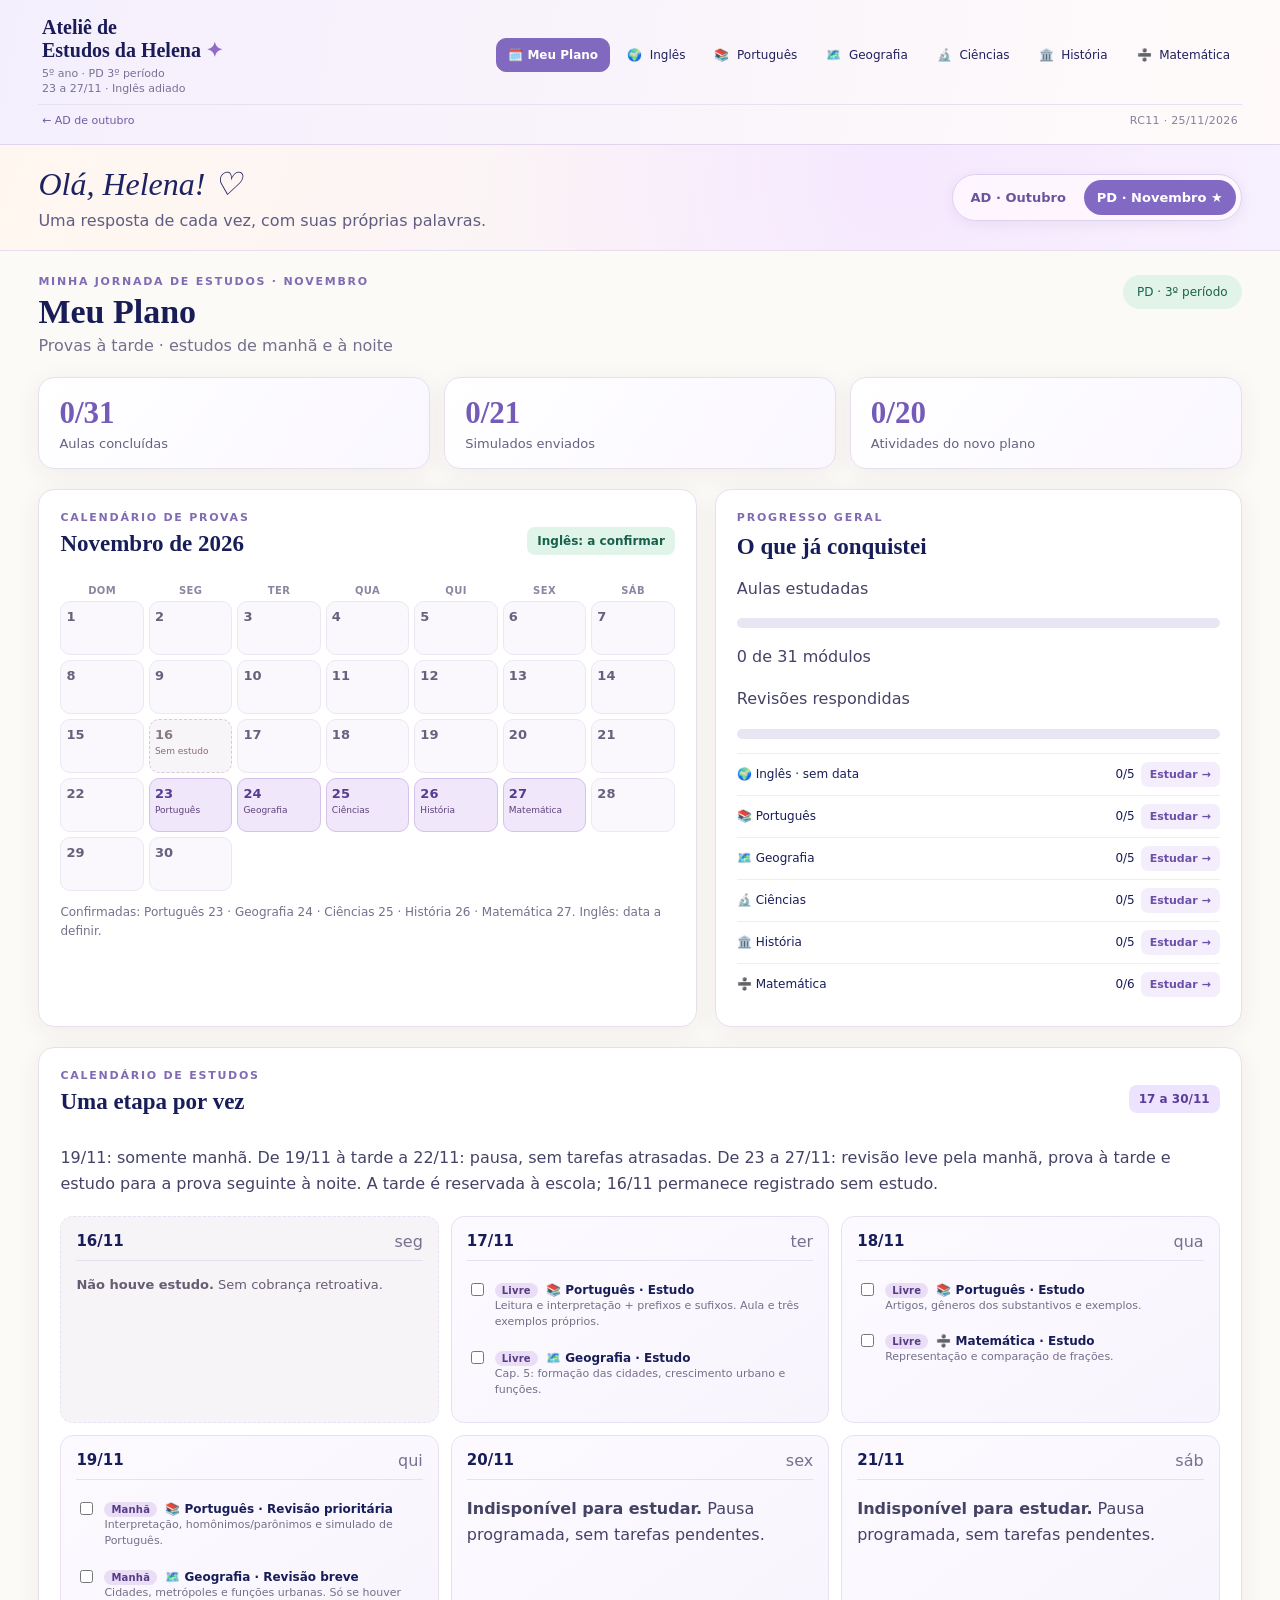
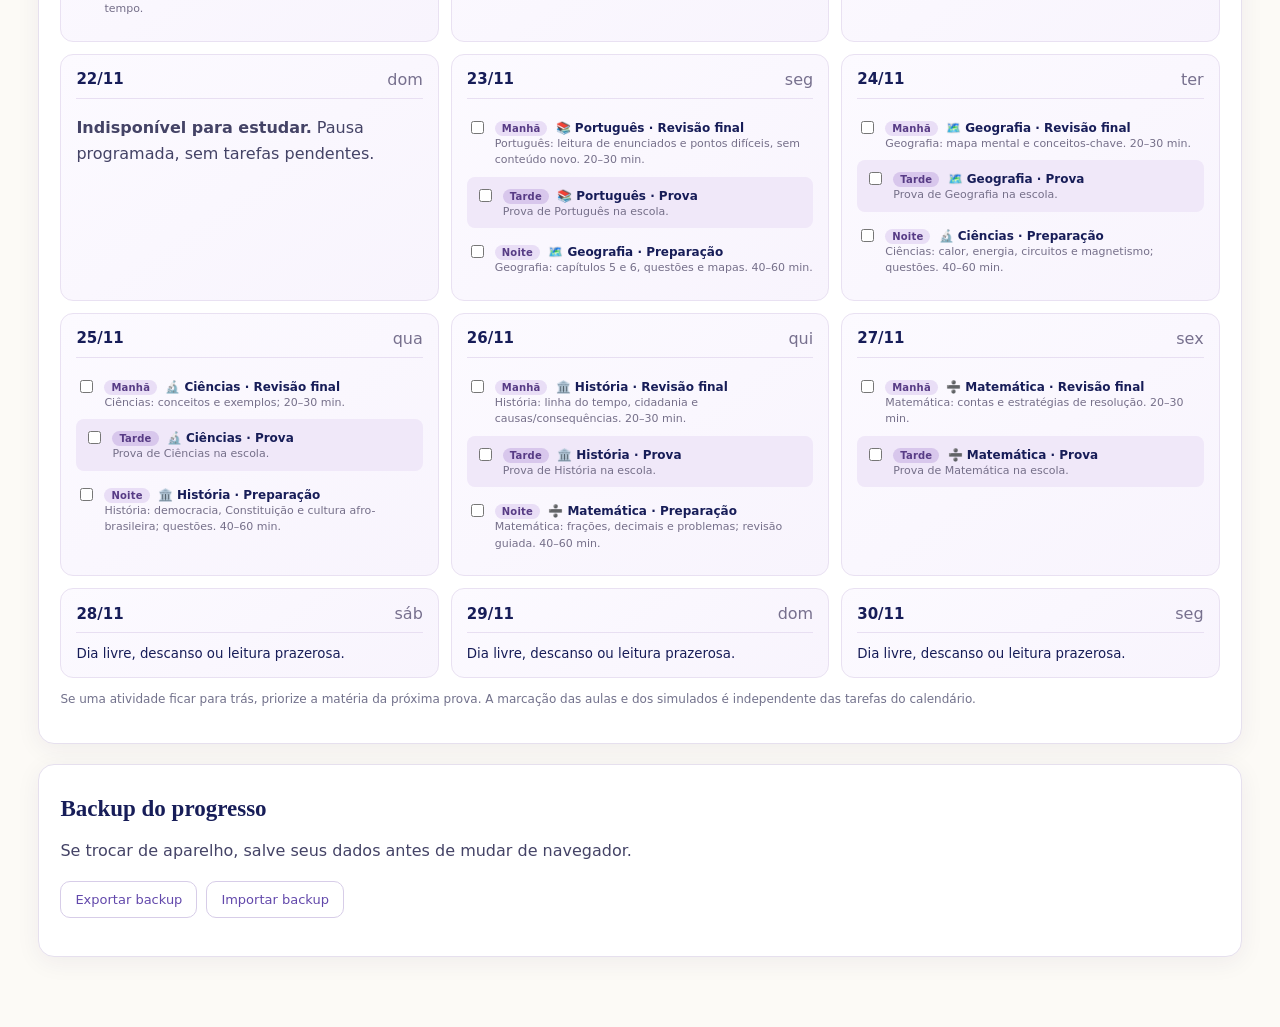
<file: index.html>
<!doctype html><html lang="pt-BR"><head><meta charset="utf-8"><meta name="viewport" content="width=device-width, initial-scale=1"><title>Ateliê de Estudos da Helena · PD atual</title><meta http-equiv="refresh" content="0; url=pd/index.html"><script>location.replace('pd/index.html'+location.search+location.hash)</script></head><body><p>Abrindo a prova atual… <a href="pd/index.html">Entrar na PD</a></p></body></html>
</file>
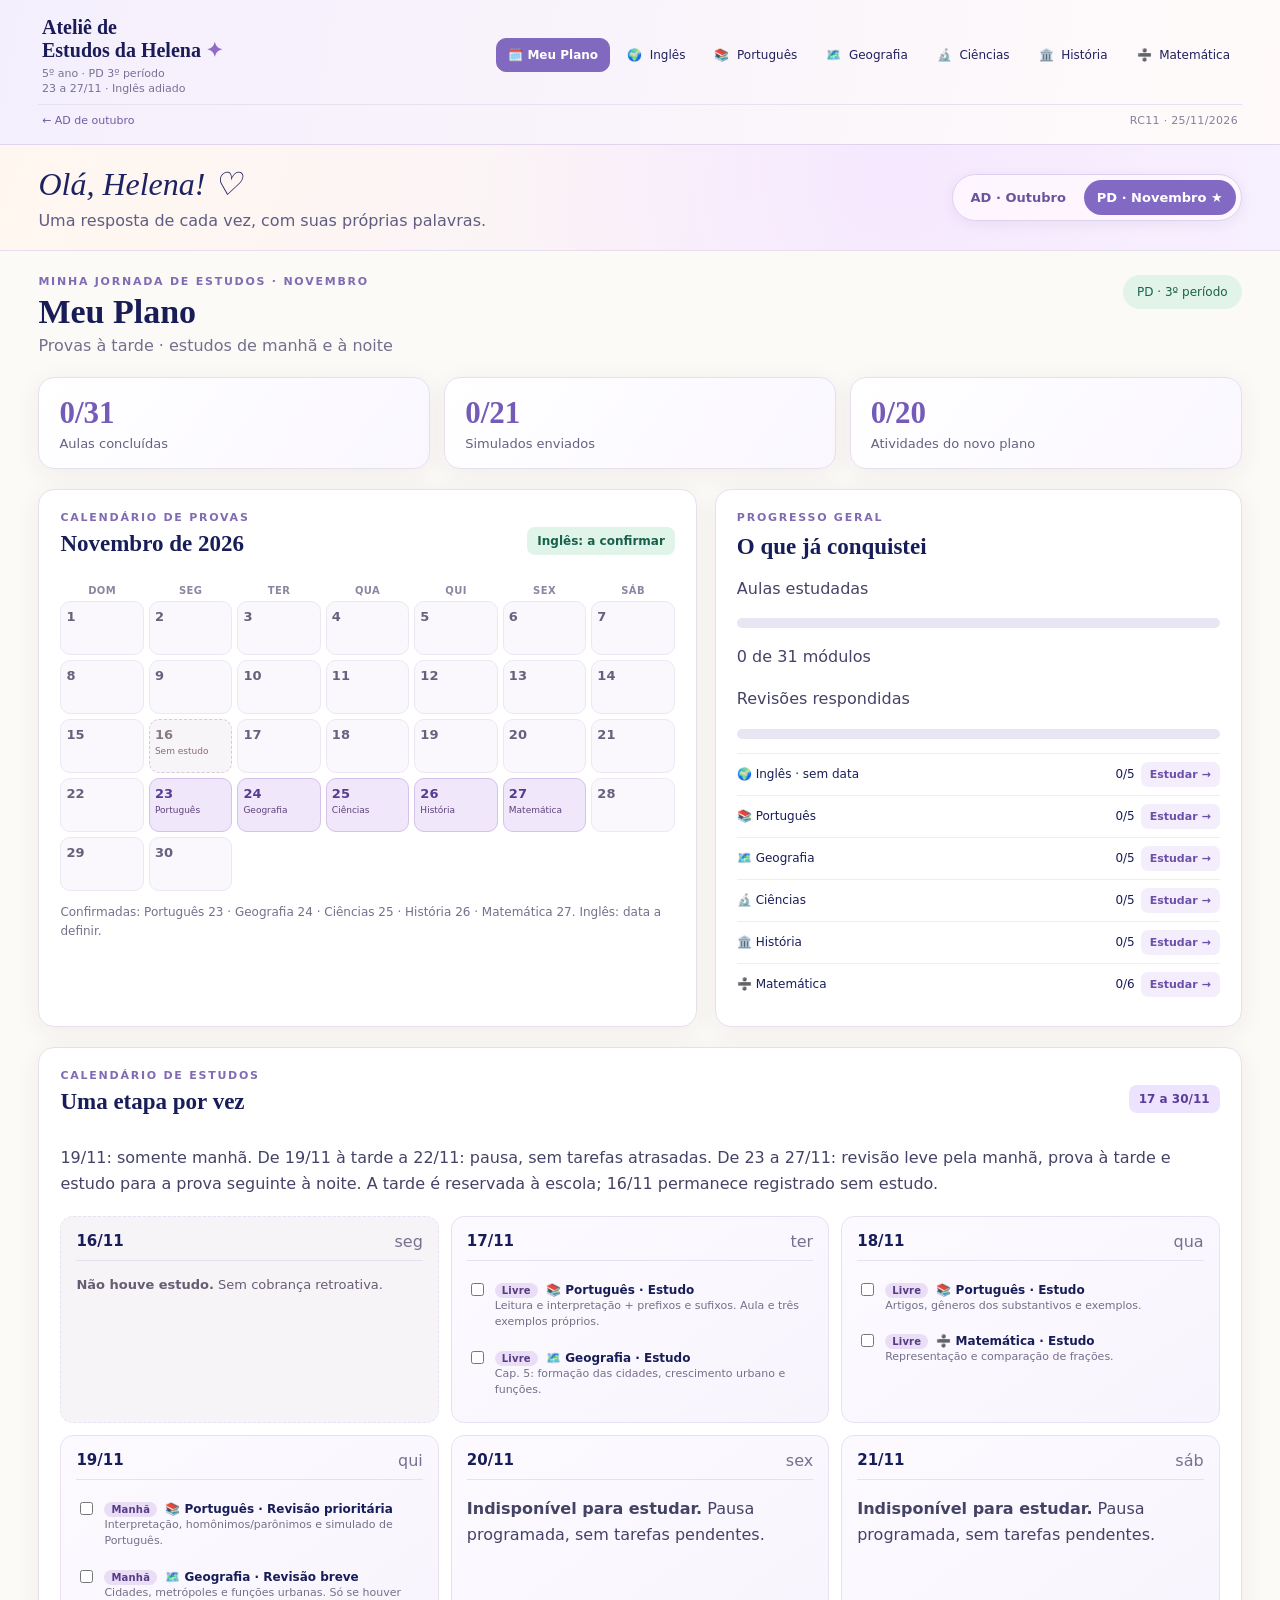
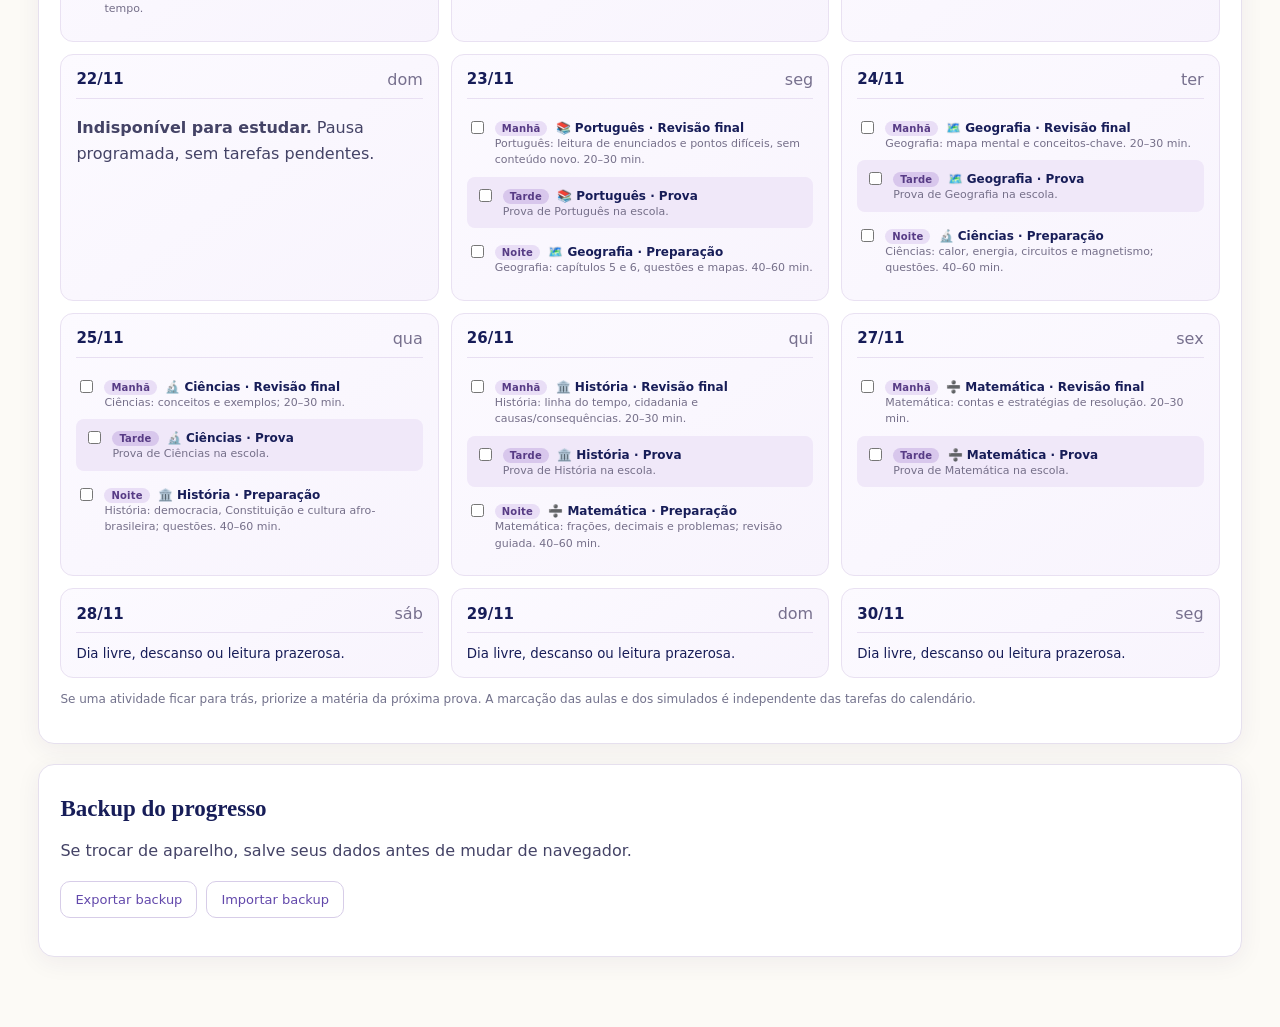
<file: pd/index.html>
<!doctype html><html lang="pt-BR"><head><meta charset="utf-8"><meta name="viewport" content="width=device-width,initial-scale=1"><title>Ateliê da Helena · PD novembro</title><link rel="stylesheet" href="../css/style.css"><link rel="stylesheet" href="../css/audio.css"><style>.pd-toolbar{display:flex;gap:9px;flex-wrap:wrap;margin:12px 0 20px}.pd-toolbar button{padding:9px 14px;border:1px solid #d7cde8;border-radius:11px;background:white;color:#453c5c;font:inherit;cursor:pointer}.pd-toolbar button.active{background:#eadff8}.pd-field{width:100%;min-height:130px;box-sizing:border-box;padding:14px;border:1px solid #cfc5df;border-radius:12px;font:inherit;line-height:1.5}.pd-ref{display:inline-block;margin:12px 0;color:#51439b;font-weight:700}.pd-bookref{background:#f6f3ff;border:1px solid #d8caee;border-radius:12px;padding:14px 18px;line-height:1.5}.pd-bookref p{margin:7px 0}.pd-bookref .pd-mini{margin-top:12px}.pd-refs details{margin:12px 0}.pd-grid{display:grid;grid-template-columns:repeat(auto-fit,minmax(240px,1fr));gap:14px}.pd-mini{font-size:.9rem;opacity:.75}.pd-badge{display:inline-block;padding:5px 9px;border-radius:10px;background:#eee8f5;margin:5px 0}.pd-feedback{border-left:3px solid #a998d0;padding:12px;background:#f5f1fa;margin-top:14px}.pd-actions{display:flex;flex-wrap:wrap;gap:8px;margin-top:14px}.pd-actions button{padding:10px 14px;border:1px solid #d7cde8;border-radius:10px;background:white;color:#453c5c;font:inherit}.pd-card{margin:12px 0}.pd-card h3{margin-top:0} .pd-diagnostic-topic{display:flex;justify-content:space-between;align-items:center;gap:12px;padding:12px 0;border-bottom:1px solid #eee}.pd-diagnostic-topic select{padding:9px;max-width:50%;border:1px solid #d7cde8;border-radius:9px}.pd-plan-item{display:flex;align-items:flex-start;gap:12px;margin:12px 0;line-height:1.5}.pd-plan-item input{margin-top:6px}.pd-plan-detail{display:block;font-size:.9rem;opacity:.8}@media(max-width:600px){.pd-diagnostic-topic{align-items:flex-start;flex-direction:column}.pd-diagnostic-topic select{max-width:100%;width:100%}}</style><link rel="stylesheet" href="rc5.css"></head><body><div class="shell"><aside class="side"><div class="brand">Ateliê de<br>Estudos da Helena <span>✦</span></div><p class="sub">5º ano · PD 3º período<br>23 a 27/11 · Inglês adiado</p><nav class="nav" id="pd-nav"></nav><div class="sidefooter"><a href="../ad.html">← AD de outubro</a><span class="pd-version">RC11 · 25/11/2026</span></div></aside><main class="main"><header class="banner"><div><h1>Olá, Helena! ♡</h1><p>Uma resposta de cada vez, com suas próprias palavras.</p></div><div class="pd-journey" aria-label="Jornada de provas"><a href="../ad.html">AD · Outubro</a><span aria-current="page">PD · Novembro ★</span></div></header><div class="content" id="pd-app"></div></main></div><script src="../data/mentores.js"></script><script src="content.js"></script><script src="dna.js"></script><script src="correction-bank.js"></script><script src="correction.js"></script><script src="pd.js"></script></body></html>
</file>
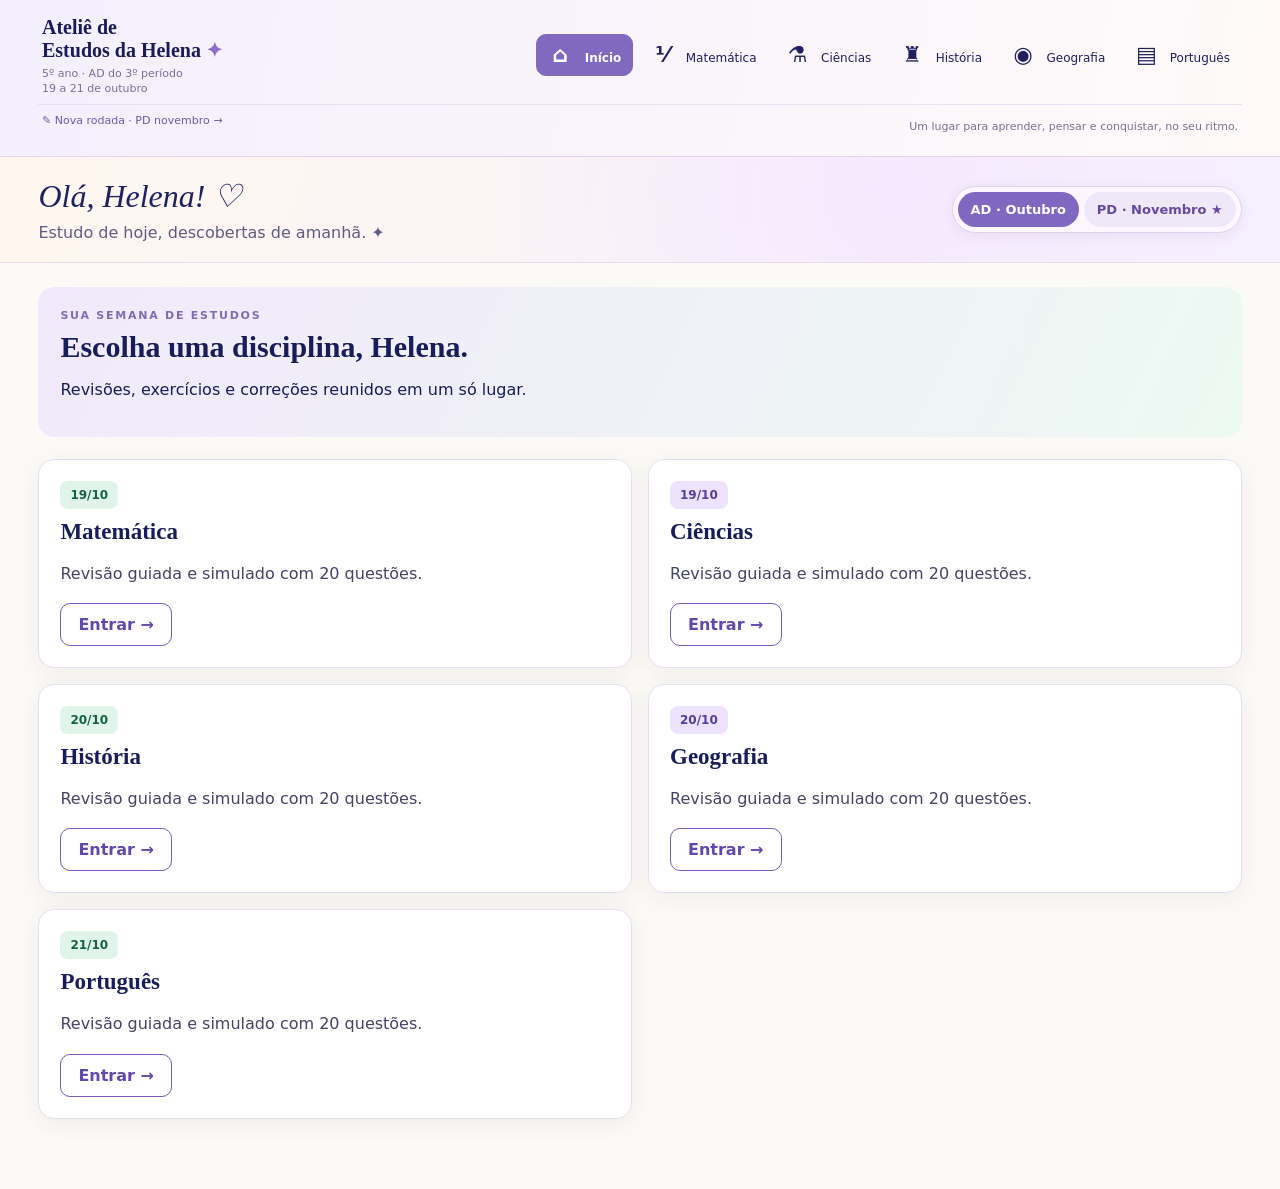
<file: ad.html>
<!doctype html><html lang="pt-BR"><head><meta charset="utf-8"><meta name="viewport" content="width=device-width,initial-scale=1"><title>Ateliê de Estudos da Helena · AD 3º período</title><link rel="stylesheet" href="css/style.css"><link rel="stylesheet" href="css/audio.css"><link rel="stylesheet" href="pd/rc5.css"><style>.pd-journey span{background:#8067c0;color:#fff}.pd-journey a{background:#eee8f8;color:#6948a1}</style></head><body><div class="shell"><aside class="side"><div class="brand">Ateliê de<br>Estudos da Helena <span>✦</span></div><p class="sub">5º ano · AD do 3º período<br>19 a 21 de outubro</p><nav class="nav" id="nav"><button>Início</button><button>Matemática</button><button>Ciências</button><button>História</button><button>Geografia</button><button>Português</button></nav><div class="sidefooter"><a href="pd/index.html" style="display:block;margin-bottom:12px">✎ Nova rodada · PD novembro →</a>Um lugar para aprender, pensar e conquistar, no seu ritmo.</div></aside><main class="main"><header class="banner"><div><h1>Olá, Helena! ♡</h1><p>Estudo de hoje, descobertas de amanhã. ✦</p></div><div class="pd-journey"><span aria-current="page">AD · Outubro</span><a href="pd/index.html">PD · Novembro ★</a></div></header><div id="app" class="content"><h2>Matemática e Ciências</h2><p>Selecione uma disciplina no menu para começar a revisão.</p></div></main></div><script src="data/matematica.js"></script>
<script src="data/ciencias.js"></script>
<script src="data/mentores.js"></script>
<script src="data/historia-geografia-portugues.js"></script>
<script src="js/app.js"></script></body></html>
</file>
<file: css/style.css>
:root{--ink:#171d58;--purple:#826ac4;--purple2:#694caf;--muted:#73748e;--cream:#fcfaf6;--line:#e6e0ee;--lav:#f0ebfa;--mint:#e1f4ea;--pink:#fde9ef}*{box-sizing:border-box}body{margin:0;background:var(--cream);font:16px system-ui,-apple-system,'Segoe UI',sans-serif;color:var(--ink)}button{font:inherit;cursor:pointer}button:focus-visible{outline:3px solid #ab8ee5;outline-offset:2px}.shell{display:grid;grid-template-columns:276px minmax(0,1fr);min-height:100vh}.side{background:linear-gradient(155deg,#f0ebfa,#f9f5fc);border-right:1px solid #ded5ef;padding:28px 17px;position:sticky;top:0;height:100vh}.brand{font:700 27px/1.13 Georgia,serif;color:#1a1b57;padding:8px 10px 14px}.brand span{color:#8e6cc7}.sub{color:#777195;font-size:13px;line-height:1.7;margin:0 10px 26px}.nav{display:grid;gap:6px}.nav button{display:flex;justify-content:space-between;align-items:center;width:100%;text-align:left;border:0;background:transparent;color:#20205f;border-radius:10px;padding:13px 14px}.nav button.active{background:#8069bf;color:white;font-weight:700}.nav small{font-size:10px;opacity:.7}.sidefooter{border-top:1px solid #dcd1ee;margin-top:24px;padding:20px 12px;color:#81769c;font-size:13px;line-height:1.7}.main{min-width:0;padding:0 32px 70px}.banner{margin:0 -32px 26px;padding:30px 38px;min-height:145px;background:radial-gradient(circle at 70% 30%,#f6e8ff,transparent 45%),linear-gradient(110deg,#fff7ef,#f6f0ff);border-bottom:1px solid #e7dded;display:flex;align-items:center;justify-content:space-between;gap:20px}.banner h1{font:italic 39px Georgia,serif;margin:0 0 8px;color:#1d2261}.banner p{margin:0;color:#605d83}.date{background:#f0eafa;padding:13px 18px;border-radius:15px;font-weight:650;font-size:13px;white-space:nowrap}.content{max-width:1180px;margin:auto}.eyebrow{text-transform:uppercase;letter-spacing:.16em;font-size:11px;color:#816bb3;font-weight:800}.head{display:flex;align-items:flex-start;justify-content:space-between;gap:16px;margin:4px 0 22px}.head h2{font:700 34px Georgia,serif;margin:5px 0;color:#181d57}.head p{margin:0;color:#73708c}.pill{border-radius:99px;padding:10px 14px;background:#e2f3e9;color:#19624d;font-size:12px;white-space:nowrap}.tabs{display:flex;gap:7px;border-bottom:1px solid var(--line);margin-bottom:22px;flex-wrap:wrap}.tabs button{border:0;background:#f5f2fa;color:#343269;padding:12px 19px;border-radius:10px 10px 0 0}.tabs button.active{background:var(--purple);color:white;font-weight:700}.grid{display:grid;grid-template-columns:repeat(2,minmax(0,1fr));gap:16px}.card{background:white;border:1px solid var(--line);border-radius:16px;padding:21px;box-shadow:0 5px 24px #2e1e5710}.card h3{font:700 23px Georgia,serif;margin:10px 0}.card p{line-height:1.65;color:#444366}.card ul{line-height:1.8}.chip{display:inline-block;padding:7px 10px;background:var(--mint);border-radius:8px;color:#17614b;font-size:12px;font-weight:700}.card:nth-child(even) .chip{background:#eee3ff;color:#5a3c99}.action{background:#785ac0;border:1px solid #785ac0;color:white;padding:11px 17px;border-radius:10px;font-weight:700}.action.secondary{background:white;color:#6248ab}.actions{display:flex;gap:10px;flex-wrap:wrap;margin-top:18px}.mentor{display:flex;gap:15px;align-items:center;border:1px solid #e6dcf6;border-radius:15px;background:linear-gradient(105deg,#f4edff,#fffafc);padding:12px;margin:20px 0}.mentor img{width:80px;height:86px;object-fit:contain;border-radius:10px;background:#fff;flex-shrink:0}.mentor b{display:block;font-size:13px;margin-bottom:5px}.mentor p{font-size:14px;line-height:1.55;margin:0}.mentor small{font-size:10px;color:#77708d}.bodycopy{line-height:1.85;font-size:17px;color:#343553}.bodycopy p{margin:0 0 16px}.bodycopy b{color:#1d205e}.formula,.note{background:#f1ecfa;padding:15px;border-radius:12px;margin:15px 0}.note{background:#eaf6ef}.figure{max-width:100%;height:auto}.process,.tiles{display:flex;gap:9px;flex-wrap:wrap;align-items:center;margin:18px 0}.process span,.tiles span{background:#eee9fa;border-radius:9px;padding:10px 13px;font-weight:650;font-size:14px}.process b{color:#785ac0}.quizQ{font-size:20px;font-weight:700;line-height:1.5;margin:12px 0 18px}.option{display:flex;gap:12px;align-items:center;text-align:left;width:100%;background:#fff;border:1.5px solid #e2deed;border-radius:12px;padding:14px;margin:9px 0;color:#222557}.option.selected{border-color:#7b61c5;background:#f0eafb}.option .letter{background:#f0edf9;width:29px;height:29px;border-radius:50%;display:grid;place-items:center;font-weight:800;flex-shrink:0}.option:disabled{opacity:.85}.score{font:700 44px Georgia,serif;color:#7256b4;margin:8px 0}.error{border-left:4px solid #c38b75;padding:12px 16px;background:#fff7f2;border-radius:8px;margin:12px 0}.correct{background:#eaf7ee;padding:15px;border-radius:10px}.mini{font-size:13px;color:#79738e}.muted{color:#77738d}.progress{height:10px;background:#e9e5f2;border-radius:99px;overflow:hidden;margin:14px 0}.progress>div{height:100%;background:#8e78c9;transition:width .2s}.subjecticon{font-size:29px}.homeintro{background:linear-gradient(115deg,#f1e9fb,#edf9f3);border-radius:16px;padding:22px;margin-bottom:22px}.review{max-width:900px}.empty{background:#f8f5fc;border:1px dashed #d7c9e8;border-radius:14px;padding:26px}.footnote{font-size:12px;color:#858099;margin-top:30px}.questionnav{display:flex;gap:6px;flex-wrap:wrap;margin:16px 0}.questionnav button{border:1px solid #dcd4ee;background:white;color:#4a4385;border-radius:8px;padding:7px 11px}.questionnav button.active{background:#7c64bd;color:white}.questionnav button.done{border-color:#7eae94}.subject-row{display:flex;align-items:center;gap:13px}.subject-row .subjecticon{background:#e4f5eb;border-radius:12px;padding:12px}@media(max-width:820px){.shell{grid-template-columns:1fr}.side{position:relative;height:auto;padding:13px}.brand{font-size:22px;padding:4px}.sub,.sidefooter{display:none}.nav{display:flex;overflow:auto;gap:5px}.nav button{white-space:nowrap;width:auto;padding:9px 12px}.main{padding:0 16px 45px}.banner{margin:0 -16px 20px;padding:22px 20px;min-height:110px}.banner h1{font-size:30px}.date{display:none}.grid{grid-template-columns:1fr}.head h2{font-size:29px}.mentor img{width:66px;height:75px}.bodycopy{font-size:16px}}
.bookfig{margin:20px 0;padding:12px;background:#faf7ff;border:1px solid #e7ddf1;border-radius:15px;max-width:650px}.bookfig img{display:block;max-width:100%;max-height:370px;object-fit:contain;margin:auto;border-radius:8px}.bookfig figcaption{font-size:12px;color:#6c6886;margin-top:8px;text-align:center}.faq{border-bottom:1px solid #e9e3f0;padding:14px 4px}.faq summary{cursor:pointer;font-weight:700}.faq p{line-height:1.75;color:#414467}.faq[hidden]{display:none!important}.reading{white-space:normal;background:#fbf7ff;border-left:4px solid #aa89d6;padding:20px 22px;border-radius:10px;font-size:16px;line-height:1.85;color:#25244f;margin:15px 0 23px}.quizQ{white-space:pre-line;font-size:18px;font-weight:600}.quizQ:first-line{font-weight:800}.reading p{margin:0 0 12px}
/* RC4: livro impresso como fonte, sem imagens das páginas */
.bookref-note{margin:14px 0;padding:14px 18px;background:#f6f3ff;border-left:4px solid #a998d0;border-radius:9px;line-height:1.5}
</file>
<file: css/audio.css>
.navglyph{display:inline-flex;align-items:center;justify-content:center;width:24px;font-size:22px;font-weight:700;line-height:1}
.overviewmetrics{display:grid;grid-template-columns:repeat(3,minmax(0,1fr));gap:12px;margin:14px 0 20px}.overviewmetrics>div{display:flex;flex-direction:column;gap:7px}.overviewmetrics b{font-size:23px;color:#6f54aa}.overviewmetrics span{font-size:13px;color:#6f6880}.overviewlist{margin:12px 0 0;padding-left:23px}.overviewlist li{padding:12px 4px;border-bottom:1px solid #eae5f0;display:list-item}.overviewlist li>span:last-child{float:right;color:#8a819a;font-size:12px}.overviewlist .finished{color:#24795d!important}.overviewlist small{color:#7d7890}.voicebar{margin-bottom:12px}.voicetools{display:flex;align-items:center;flex-wrap:wrap;gap:8px}.voicetools .action{padding:8px 11px;font-size:13px}.voicetools select{padding:7px;border:1px solid #ded5ed;border-radius:8px;background:white;color:#36304b}@media(max-width:600px){.overviewmetrics{gap:7px}.overviewmetrics b{font-size:17px}.overviewmetrics span{font-size:11px}.overviewlist li>span:last-child{float:none;display:block;margin-top:5px}}
</file>
<file: pd/rc5.css>
/* RC5 · continuação estética da AD · componentes autorais */
:root{--pd-ink:#202354;--pd-border:#e5deef;--pd-purple:#8067c0;--pd-soft:#f3effb;--pd-mint:#e8f7ee}
.pd-journey{display:flex;align-items:center;gap:5px;padding:5px;border:1px solid #dcd2ed;background:#fff9ffcc;border-radius:40px;white-space:nowrap;box-shadow:0 3px 14px #37205b11}
.pd-journey a,.pd-journey span{padding:10px 13px;border-radius:25px;font-size:13px;font-weight:700;text-decoration:none;color:#69559c}.pd-journey span{color:white;background:#826ac4}
.pd-metrics{display:grid;grid-template-columns:repeat(3,minmax(0,1fr));gap:14px;margin-bottom:20px}.pd-metrics .card{display:flex;flex-direction:column;gap:5px;padding:17px 20px;background:linear-gradient(128deg,#fff,#faf7ff)}.pd-metrics b{font:700 31px Georgia,serif;color:#755bb8}.pd-metrics span{font-size:13px;color:#666281}
.pd-dashboard{display:grid;grid-template-columns:minmax(0,1.25fr) minmax(300px,1fr);gap:18px;margin:12px 0 20px}.pd-card-title{display:flex;align-items:center;justify-content:space-between;gap:10px}.pd-card-title h3{margin:7px 0 14px}.pd-weekdays{display:grid;grid-template-columns:repeat(7,1fr);gap:5px;margin:14px 0 5px;text-align:center;font-size:10px;font-weight:750;letter-spacing:.04em;color:#8e85a3}
.pd-calendar{display:grid;grid-template-columns:repeat(7,minmax(0,1fr));gap:5px}.pd-cal-day{display:flex;min-height:54px;flex-direction:column;align-items:flex-start;gap:4px;border:1px solid #ede7f4;border-radius:10px;background:#faf8fd;padding:7px 5px;color:#68617d}.pd-cal-day b{font-size:13px}.pd-cal-day small{font-size:9px;line-height:1.15;color:#5f407a;overflow-wrap:anywhere}.pd-cal-day.exam{background:#f0e7fa;border-color:#d5c1e9;color:#543c91}.pd-cal-day.today{outline:2px solid #8d70c4;outline-offset:1px}.pd-cal-day.past{opacity:.62}.pd-cal-empty{min-height:54px}.pd-progress-subject{display:grid;grid-template-columns:minmax(0,1fr) auto auto;gap:6px;align-items:center;padding:8px 0;border-top:1px solid #f1ecf4;font-size:12px}.pd-progress-subject button{border:0;background:#f4eefc;color:#6b4fa9;border-radius:7px;padding:6px 9px;font-size:11px;font-weight:700}
.pd-plan-calendar{margin:20px 0}.pd-plan-grid{display:grid;grid-template-columns:repeat(3,minmax(0,1fr));gap:12px;margin-top:18px}.pd-study-day{padding:15px;background:linear-gradient(145deg,#fcfaff,#f8f4fd);border:1px solid #e9e1f2;border-radius:13px}.pd-study-date{display:flex;align-items:center;justify-content:space-between;border-bottom:1px solid #e8dff2;padding-bottom:9px;margin-bottom:10px}.pd-study-date strong{font-size:15px}.pd-study-date span{color:#77708e}.pd-study-task{display:flex;align-items:flex-start;gap:8px;padding:8px 0;cursor:pointer}.pd-study-task input{accent-color:#8464be;flex-shrink:0;margin-top:4px}.pd-study-task b{font-size:12px}.pd-study-task small{display:block;color:#756f89;line-height:1.5;font-size:11px}.pd-study-task.is-exam{background:#f0e8f9;border-radius:8px;padding:8px;margin-bottom:5px}
.pd-module{display:flex;flex-direction:column}.pd-module .chip{align-self:flex-start}.pd-module h3{margin:15px 0 7px}.pd-module p{flex:1}.pd-module-footer{border-top:1px solid #eee8f4;padding-top:14px;display:flex;align-items:center;gap:8px;justify-content:space-between}.pd-module-footer span{font-size:12px;color:#8b829e}.pd-module-footer .action{padding:9px 12px;font-size:13px}.pd-lesson-nav{display:flex;justify-content:space-between;align-items:center;gap:16px;margin:0 0 14px}.pd-lesson{max-width:990px}.pd-lesson .pd-lead{font-size:19px;line-height:1.8;color:#31325d;margin:2px 0 26px}.pd-visual{padding:21px 18px;background:linear-gradient(115deg,#f8f1ff,#ecf8f2);border:1px solid #e3dcee;border-radius:16px;margin:22px 0 28px}.pd-visual-row{display:flex;align-items:center;justify-content:center;gap:8px;flex-wrap:wrap;margin:19px 0 5px}.pd-tile{border:1px solid #e3d9f1;background:white;border-radius:11px;padding:14px 15px;box-shadow:0 3px 8px #281f4310;font-weight:700;white-space:pre-wrap;text-align:center;font-size:15px;line-height:1.5}.pd-arrow{font-size:18px;color:#9e88c7}.pd-lesson-section{display:grid;grid-template-columns:43px 1fr;gap:15px;padding:21px 0;border-bottom:1px solid #eeeaf4}.pd-section-number{border:1px solid #d9caea;border-radius:12px;background:#f0e9fc;padding:11px 5px;height:41px;text-align:center;font-weight:800;color:#795bbb}.pd-lesson-section h3{font:700 20px Georgia,serif;margin:0 0 10px}.pd-lesson-section p{margin:0;line-height:1.85;font-size:16px;color:#434260}.pd-worked{margin:26px 0 20px;padding:22px;background:#eaf7ef;border-left:4px solid #9bceb5;border-radius:13px}.pd-worked h3{margin:8px 0;font-size:22px}.pd-worked p{line-height:1.85;margin:7px 0}.pd-challenge{margin:24px 0;padding:22px;border:1px dashed #b6a1da;background:#faf7ff;border-radius:15px}.pd-challenge h3{margin:8px 0}.pd-challenge p{line-height:1.8}.pd-mentor{margin:22px 0}.pd-lesson-actions{border-top:1px solid #eee;padding-top:18px;margin-top:25px}.pd-lesson-actions>.action:first-child{background:#7961b9;color:#fff}
.pd-review-selector{display:flex;gap:10px;margin:16px 0}.pd-review-selector button{display:flex;align-items:flex-start;flex-direction:column;gap:4px;flex:0 1 260px;padding:12px 16px;border-radius:12px;background:white;border:1px solid #ddd3ea;color:#504077;font-weight:750}.pd-review-selector button.active{background:#8067c0;color:white}.pd-review-selector small{font-size:11px;font-weight:400;opacity:.8}.pd-quiz-status{display:flex;gap:10px;justify-content:space-between;margin:12px 0;color:#756c88;font-size:13px}.pd-toolbar{display:flex;gap:7px;flex-wrap:wrap;margin:17px 0}.pd-toolbar button{min-width:39px;padding:9px;border:1px solid #ddd5ed;background:white;color:#5e5286;border-radius:10px;font-weight:700}.pd-toolbar button.active{background:#8067c0;color:white}.pd-toolbar button.done:not(.active){background:#e8f5ec;border-color:#abd4bb}.pd-quiz-card{max-width:950px}.pd-quiz-card .quizQ{font-size:19px;margin:24px 0 19px;line-height:1.7}.pd-passage{margin-top:16px;border-left:4px solid #b6a0d8;background:#f8f5ff;padding:19px 22px;border-radius:9px}.pd-passage p{margin:10px 0 0;white-space:pre-line;line-height:1.85}.pd-answer-label{display:block;font-size:14px;font-weight:800;margin:15px 0 9px}.pd-assist{display:flex;align-items:center;gap:7px;margin:10px 0}.pd-voice{display:flex;gap:7px;align-items:center;flex-wrap:wrap;border-bottom:1px solid #eee8f4;padding:9px 0 14px}.pd-voice button{border:1px solid #a993d3;color:#6c4da3;border-radius:9px;padding:8px 11px;background:white;font-size:13px;font-weight:700}.pd-voice label{font-size:12px;color:#80788d}.pd-voice select{border:1px solid #e8e1f0;padding:6px;border-radius:7px;background:white}.pd-search{width:100%;max-width:700px;padding:14px;border:1px solid #d9cfea;border-radius:11px;font:inherit;margin:12px 0 10px}.faq{padding:14px 5px;border-bottom:1px solid #eee9f4}.faq summary{font-weight:750;color:#252a60;cursor:pointer}.faq p{line-height:1.8}.faq button{font-size:13px}.pd-diagnostic-topic{display:flex;align-items:center;justify-content:space-between;gap:14px;border-bottom:1px solid #ede8f3;padding:14px 0}.pd-diagnostic-topic span{flex:1}.pd-diagnostic-topic small{display:block;margin-top:5px;color:#8a819a}.pd-diagnostic-topic select{border:1px solid #ddd2ed;border-radius:9px;padding:10px;color:#433966;background:white;max-width:250px}.pd-refs{margin:18px 0}.pd-ref{font-weight:750;color:#6c50a3;cursor:pointer}.pd-bookref{background:#f8f4fe;border-left:3px solid #ac94d3;border-radius:12px;padding:17px;margin-top:10px}.pd-bookref p{margin:5px 0}.pd-mini{font-size:12px;color:#80798f}.pd-actions{display:flex;gap:9px;flex-wrap:wrap;margin:17px 0}.pd-actions .action{font-size:13px}.pd-field{width:100%;min-height:120px;padding:14px;border:1px solid #d9d0e6;border-radius:11px;font:inherit;resize:vertical;color:#252655}
@media(max-width:1080px){.pd-dashboard{grid-template-columns:1fr}.pd-plan-grid{grid-template-columns:repeat(2,1fr)}}
@media(max-width:760px){.pd-metrics{gap:8px}.pd-metrics .card{padding:12px}.pd-metrics b{font-size:24px}.pd-metrics span{font-size:11px}.pd-journey{gap:1px}.pd-journey a,.pd-journey span{padding:8px 9px;font-size:11px}.pd-plan-grid{grid-template-columns:1fr}.pd-quiz-status{flex-wrap:wrap}.pd-lesson-section{grid-template-columns:32px 1fr;gap:10px}.pd-section-number{font-size:11px;width:32px;padding:10px 2px}.pd-lesson-section p{font-size:15px}.pd-cal-day{min-height:51px}.pd-tile{padding:10px;font-size:13px}.pd-diagnostic-topic{align-items:flex-start;flex-direction:column}.pd-diagnostic-topic select{max-width:100%;width:100%}}

.pd-original-diagram{max-width:850px;margin:16px auto 12px}.pd-diagram-svg{display:block;width:100%;height:auto;border-radius:18px}.pd-original-diagram figcaption{text-align:center;color:#85809a;font-size:11px;margin:7px 0 14px}

/* RC6: estímulos originais inspirados em metodologias de interpretação dos Preparas */
.pd-stimulus{margin:16px 0 21px;padding:18px 19px;border:1px solid #e2d9ee;background:linear-gradient(130deg,#f7f3fd,#fafcfb);border-radius:15px;max-width:100%;overflow:hidden}
.pd-stimulus figcaption{font-weight:800;color:#44356f;margin:0 0 12px;font-size:14px;letter-spacing:.02em}
.pd-stim-scroll{overflow-x:auto}
.pd-stim-table{width:100%;border-collapse:collapse;min-width:320px;background:white;font-size:14px}
.pd-stim-table th,.pd-stim-table td{text-align:left;padding:12px 13px;border:1px solid #e9e1f1;line-height:1.55}
.pd-stim-table th{background:#eae2f6;color:#453570;font-weight:800}
.pd-stim-table tr:nth-child(even) td{background:#fbf9ff}
.pd-stim-cards,.pd-stim-steps{display:flex;flex-wrap:wrap;align-items:stretch;gap:10px}
.pd-stim-cards>div,.pd-stim-steps>div{flex:1 1 140px;background:#fff;border:1px solid #e6deed;border-radius:12px;padding:14px;line-height:1.6;font-size:14px;color:#353053}
.pd-stim-steps>div{flex:1 1 120px}
.pd-stim-number{display:inline-flex;width:24px;height:24px;align-items:center;justify-content:center;border-radius:50%;background:#e7dcf7;color:#614691;font-weight:900;margin-right:8px;font-size:12px}
.pd-stim-arrow{color:#9075bd;font-weight:900;font-size:23px;align-self:center}
.pd-stim-fraction{display:flex;gap:4px;max-width:540px;margin:16px 0}
.pd-stim-fraction span{flex:1;min-width:8px;height:58px;border:1px solid #b9a4db;background:white;border-radius:4px}
.pd-stim-fraction span.filled{background:#8b70c8}
.pd-stim-caption{font-size:13px;color:#675c78;margin:13px 0 0}
.pd-quiz-card .quizQ{font-size:19px;font-weight:750;line-height:1.6;margin:20px 0}
.pd-passage{margin-bottom:14px}
@media(max-width:680px){.pd-stimulus{padding:13px}.pd-stim-table th,.pd-stim-table td{padding:8px}.pd-stim-arrow{display:none}.pd-stim-fraction span{height:44px}}


/* RC7: composição contextual por disciplina */
.pd-plan-alert{padding:20px 23px;margin:15px 0 19px;border-radius:16px;border:1px solid #d8c9ec;background:linear-gradient(100deg,#f4effd,#eef7f5);line-height:1.7}
.pd-plan-alert strong{font:700 23px Georgia,serif;color:#43336e}.pd-plan-alert p{margin:8px 0 13px}.pd-plan-alert label{display:block;font-weight:750;margin-bottom:7px}.pd-plan-alert input{padding:9px 12px;border:1px solid #c8b6df;border-radius:9px;background:white;color:#352b58}.pd-plan-alert small{display:block;margin-top:6px;color:#66567a}.pd-cal-day.missed{border:1px dashed #d7c9da;background:#f8f5f8;color:#877a85}.pd-cal-day.missed small{color:#876b79}.pd-current-day{outline:2px solid #b7a2d9}.pd-no-study{background:#f7f4f8;border-style:dashed}.pd-no-study p{font-size:13px;line-height:1.65;color:#665d73}
.pd-feature{border-radius:18px;padding:24px;margin-bottom:20px;overflow:hidden}.pd-feature h3{font:700 27px Georgia,serif;margin:8px 0 12px;color:#342c61}.pd-feature p{line-height:1.75}.pd-kicker{font-size:11px;letter-spacing:.14em;font-weight:850;color:#76619e}.pd-public-figure{margin:13px 0 0;overflow:hidden;border-radius:14px;background:#fff;flex:1}.pd-public-figure img{display:block;width:100%;max-height:230px;object-fit:cover;background:#eae6f0}.pd-public-figure figcaption{padding:10px 13px;font-size:12px;line-height:1.5;color:#47445d}.pd-public-figure small{display:block;font-size:10px;color:#837a8c;margin-top:4px}.pd-public-figure a{color:#7257a6}.pd-public-figure.image-missing img{display:none}.pd-public-figure.image-missing:before{content:'Imagem pública indisponível sem conexão. Consulte a fonte pelo link abaixo.';display:block;padding:12px;color:#746889;font-size:12px}
.pd-feature-geo{display:grid;grid-template-columns:1fr 1.1fr;gap:18px;background:#eaf5f4;border:1px solid #c9e1df}.pd-feature-geo .pd-feature-note{padding:5px 0}.pd-feature-geo .pd-public-figure{margin:0}.pd-lesson-geo .pd-lesson-section:nth-of-type(even){background:#f2f8f7;border-left:3px solid #80b3aa;padding:18px 17px;margin:7px 0}
.pd-feature-his{background:#f9efe4;border:1px solid #e8d3bb}.pd-history-track{display:grid;grid-template-columns:repeat(3,1fr);gap:12px;margin:19px 0}.pd-history-track>div{padding:16px;background:#fff;border-top:4px solid #c58d65;border-radius:10px}.pd-history-track small{font-size:10px;letter-spacing:.1em;color:#8d604d}.pd-history-track strong{display:block;margin:6px 0;font:700 17px Georgia,serif}.pd-history-track p{font-size:13px;margin:0}.pd-feature-question{font-weight:700}.pd-lesson-his .pd-visual{background:#fff8ee;border-color:#e7cfb4}
.pd-feature-cie{background:#ecf5fd;border:1px solid #c8dff0}.pd-lab-three{display:grid;grid-template-columns:repeat(3,1fr);gap:12px}.pd-lab-three>div{background:white;border:1px solid #d4e3f0;border-radius:11px;padding:15px}.pd-lab-three b{color:#2c6489;font-size:13px}.pd-lab-three p{font-size:13px;margin:8px 0}.pd-lesson-cie .pd-worked{background:#eef8fe;border-color:#78b9dc}
.pd-feature-mat{background:#f3efff;border:1px solid #dacdf6}.pd-math-check{display:grid;grid-template-columns:repeat(4,1fr);gap:9px;margin:15px 0}.pd-math-check span{padding:14px 9px;background:white;border:1px solid #d9ccf0;border-radius:12px;font-size:13px;font-weight:750;text-align:center}.pd-lesson-mat .pd-section-number{background:#e2d6fb}
.pd-feature-por{background:#fcf3ef;border:1px solid #e7cec2}.pd-feature-por blockquote{margin:17px 0;border-left:4px solid #bc887b;padding:15px 20px;background:white;font:italic 19px/1.8 Georgia,serif;color:#4f444d}.pd-language-prompts{display:flex;gap:7px;flex-wrap:wrap}.pd-language-prompts b{padding:9px;border-radius:9px;background:#f4e1d9;font-size:12px}.pd-lesson-por .pd-visual{background:#fcf0ed}
.pd-feature-en{background:#e9f6f0;border:1px solid #c8e5d8}.pd-feature-en h3{font-family:system-ui,sans-serif}.pd-en-scene{display:flex;gap:10px;flex-wrap:wrap}.pd-en-scene span{padding:13px;background:white;border-radius:12px;border:1px solid #cee6d7;font-weight:800;color:#39745c}.pd-lesson-en .pd-worked{background:#eaf9f0}
@media(max-width:800px){.pd-feature-geo{grid-template-columns:1fr}.pd-history-track,.pd-lab-three{grid-template-columns:1fr}.pd-math-check{grid-template-columns:repeat(2,1fr)}}

.pd-public-figure{position:relative}.pd-source-fallback{position:relative;background:#edf5f7;min-height:120px}.pd-source-fallback svg{display:block;width:100%;height:auto;max-height:230px}.pd-source-fallback small{position:absolute;left:10px;bottom:8px;background:#ffffffdd;padding:3px 8px;border-radius:6px;color:#5f667b;font-size:10px}.pd-public-figure>img{position:absolute;top:0;left:0;height:230px;object-fit:cover}.pd-public-figure.image-missing:before{display:none}.pd-public-figure.image-missing img{display:none}

.pd-public-figure>img{opacity:0;transition:opacity .3s ease}.pd-public-figure>img.is-loaded{opacity:1}

/* RC8: área de desenho para missões mistas, com salvamento automático. */
.pd-sketch{margin:18px 0 20px;border:1px solid #d9cde9;background:#fbf9ff;border-radius:17px;padding:15px;overflow:hidden}
.pd-sketch-heading{display:flex;flex-wrap:wrap;align-items:center;justify-content:space-between;gap:10px;margin-bottom:14px}.pd-sketch-heading strong{font-size:18px;color:#2b255c}.pd-sketch-heading p{font-size:13px;color:#6c6481;margin:5px 0}.pd-sketch-state{border-radius:25px;background:#e8f4ec;color:#316b54;padding:6px 12px;font-weight:700;font-size:12px}
.pd-sketch-tools{display:flex;align-items:center;gap:7px;flex-wrap:wrap;margin-bottom:10px}.pd-sketch-tools button{background:white;border:1px solid #cfc2e1;border-radius:9px;padding:9px 12px;color:#55467e;font-weight:750;font-size:13px}.pd-sketch-tools button.active{background:#7655b4;border-color:#7655b4;color:white}.pd-sketch-tools label{display:inline-flex;align-items:center;gap:6px;font-size:12px;font-weight:750;color:#55467e;padding:4px}.pd-sketch-tools input[type=color]{width:32px;height:30px;background:transparent;border:0;cursor:pointer}.pd-sketch-tools input[type=range]{width:84px;accent-color:#7655b4}
.pd-sketch-sheet{background:white;border:1px solid #c9c0db;border-radius:12px;overflow:hidden;box-shadow:inset 0 0 0 1px white}.pd-sketch-sheet canvas{display:block;width:100%;height:auto;aspect-ratio:1000/540;touch-action:none;cursor:crosshair;background:white}.pd-sketch-bottom{display:flex;flex-wrap:wrap;justify-content:space-between;gap:7px;padding-top:9px;font-size:11px;color:#706987}
@media(max-width:650px){.pd-sketch{padding:10px}.pd-sketch-tools button{padding:8px}.pd-sketch-sheet canvas{aspect-ratio:1000/650;height:280px}}

.pd-period{display:inline-block;font-size:10px;letter-spacing:.02em;padding:2px 7px;margin-right:4px;border-radius:20px;background:#e9def6;color:#573b85;font-weight:750}.pd-study-task.is-exam .pd-period{background:#d8c7ec}

.pd-review-selector{flex-wrap:wrap}.pd-review-selector button{flex:1 1 180px;min-width:150px}.pd-urgent{border:2px solid #c6b1e2;background:#fbf8ff}.pd-urgent h3{margin-top:0}.pd-lesson-section p{white-space:pre-line}

/* RC11: navegação horizontal, sem elemento sticky; tela de estudo larga. */
.shell{display:block;min-height:100vh}
.side{position:static!important;height:auto!important;display:grid;grid-template-columns:auto 1fr;gap:5px 18px;align-items:center;padding:13px clamp(15px,3vw,38px);border-right:0;border-bottom:1px solid #e0d5ef;background:linear-gradient(100deg,#f4effd,#fffaf9)}
.side .brand{font-size:20px;padding:3px 4px 1px;white-space:nowrap}
.side .sub{display:block;margin:0 4px;font-size:11px;grid-column:1;line-height:1.35}
.side .nav{grid-column:2;grid-row:1/3;display:flex;flex-wrap:wrap;gap:5px;overflow:visible;align-self:center;justify-content:flex-end}
.side .nav button{width:auto;flex:none;white-space:nowrap;padding:9px 11px;font-size:12px;border:1px solid transparent}
.side .nav button.active{border-color:#8069bf}
.sidefooter{display:flex;align-items:center;justify-content:space-between;gap:18px;grid-column:1/-1;border-top:1px solid #e8dff1;margin:2px 0 0;padding:7px 4px 0;font-size:11px;color:#796f91}
.sidefooter a{color:#715ba5;text-decoration:none}.pd-version{letter-spacing:.03em;color:#877e9a;font-variant-numeric:tabular-nums}
.main{padding:0 clamp(16px,3vw,48px) 70px}.banner{margin:0 calc(-1 * clamp(16px,3vw,48px)) 24px;padding:20px clamp(16px,3vw,48px);min-height:100px}.banner h1{font-size:32px}
.content{max-width:1450px}.pd-cal-day.today{outline:2px solid #7255b1;outline-offset:1px}.pd-study-day.pd-current-day{outline:2px solid #7255b1;outline-offset:1px}
.pd-confidence{margin:13px 0 4px;padding:13px 15px;border-radius:12px;background:#f6f2fc;border:1px solid #e6d9f1}.pd-confidence legend{font-weight:750;color:#504477;font-size:13px}.pd-confidence-choices{display:flex;gap:14px;flex-wrap:wrap;margin-top:9px}.pd-confidence-choices label{font-size:13px;display:flex;align-items:center;gap:5px;cursor:pointer}.pd-confidence-choices input{accent-color:#785ac0}
.pd-grade{padding:14px 16px;margin:16px 0;background:#f8f6fc;border:1px solid #ded4ed;border-left:4px solid #9074ba;border-radius:12px}.pd-grade.ok{border-left-color:#428a68;background:#f1faf4}.pd-grade.partial{border-left-color:#ba944b;background:#fffbf1}.pd-grade.review{border-left-color:#8e80b3}.pd-grade.empty{border-left-color:#b7abbf}.pd-grade-head{display:flex;align-items:center;justify-content:space-between;gap:15px;flex-wrap:wrap}.pd-grade-head strong{font-size:15px}.pd-grade p{margin:8px 0;font-size:13px;line-height:1.65}.pd-grade small{font-size:11px;color:#77718a}.pd-grade ul{padding-left:20px;line-height:1.6;font-size:13px;margin:10px 0}.pd-grade-status{border-radius:20px;background:white;padding:5px 11px;font-size:12px;font-weight:750}.pd-verify{display:flex;align-items:center;gap:10px;flex-wrap:wrap;margin:10px 0}.pd-verify button{border:1px solid #d6cbea;background:white;padding:7px 10px;border-radius:8px;font-size:12px;color:#55427a}.pd-verify button.active{background:#e8def6;border-color:#7c61af}.pd-review-summary{display:flex;gap:12px;flex-wrap:wrap}.pd-review-summary span{padding:12px;border:1px solid #e3d9ef;border-radius:12px;font-size:12px;background:#faf8ff}.pd-review-summary b{font-size:19px;display:block;color:#4b3c83}
@media(max-width:1100px){.side{grid-template-columns:1fr}.side .brand{grid-column:1;grid-row:1}.side .sub{grid-column:1;grid-row:2}.side .nav{grid-column:1;grid-row:3;justify-content:flex-start;overflow-x:auto;flex-wrap:nowrap;padding:6px 0}.sidefooter{grid-column:1}.side .nav button{font-size:12px}}
@media(max-width:700px){.side .brand{font-size:20px}.side .nav{gap:3px}.side .nav button{padding:9px}.main{padding:0 12px 45px}.banner{margin:0 -12px 20px;padding:18px 15px}.banner h1{font-size:26px}.pd-confidence-choices{gap:8px;flex-direction:column}}
</file>
